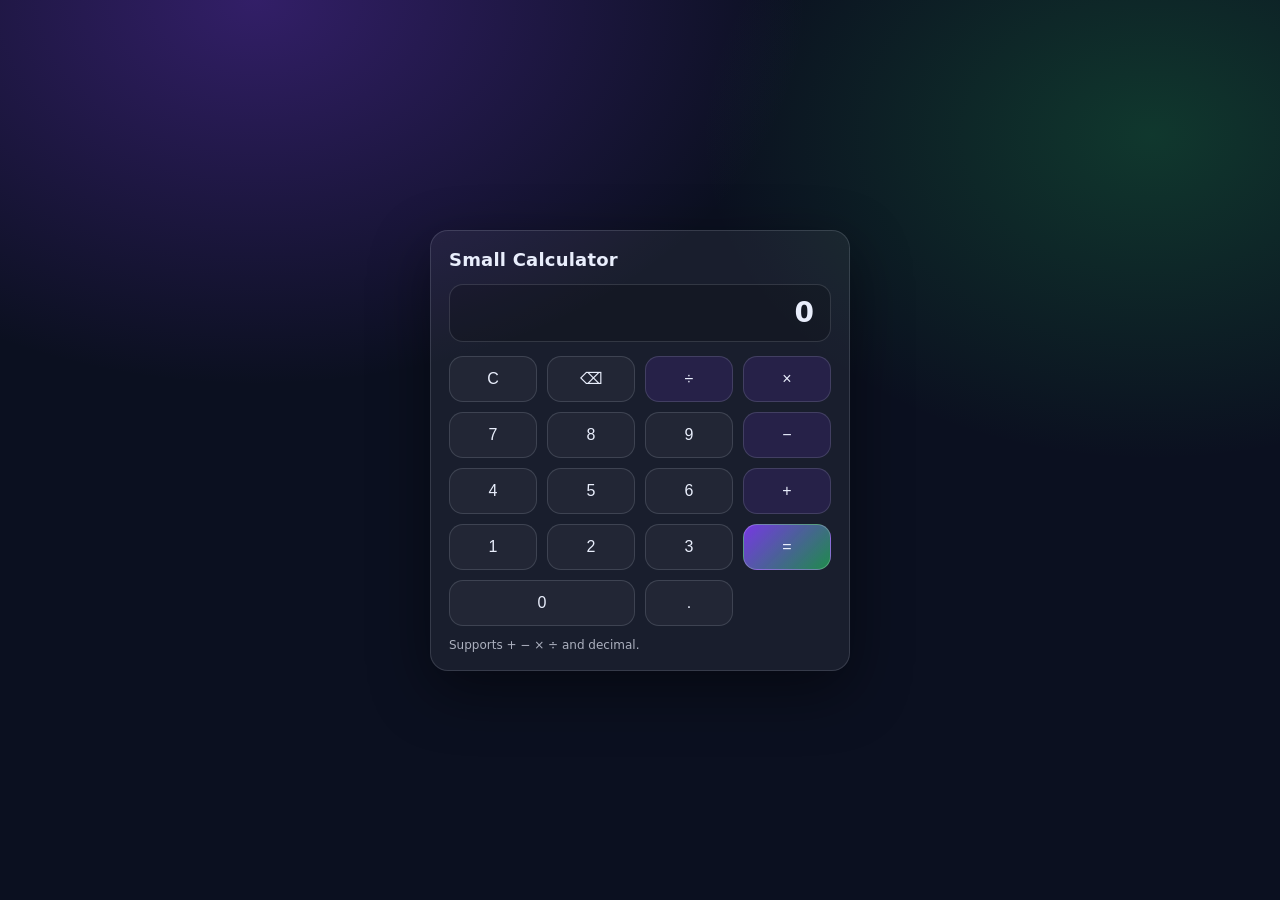
<file: calculator-templates/index.html>
<!doctype html>
<html lang="en">
<head>
  <meta charset="utf-8" />
  <meta name="viewport" content="width=device-width, initial-scale=1" />
  <title>Small Calculator</title>
  <link rel="stylesheet" href="./styles.css" />
</head>
<body>
  <div class="app">
    <h1>Small Calculator</h1>

    <div class="display" role="status" aria-live="polite" id="display">0</div>

    <div class="grid" aria-label="Calculator buttons">
      <button class="btn" data-action="clear">C</button>
      <button class="btn" data-action="back">⌫</button>
      <button class="btn op" data-op="/">÷</button>
      <button class="btn op" data-op="*">×</button>

      <button class="btn" data-digit="7">7</button>
      <button class="btn" data-digit="8">8</button>
      <button class="btn" data-digit="9">9</button>
      <button class="btn op" data-op="-">−</button>

      <button class="btn" data-digit="4">4</button>
      <button class="btn" data-digit="5">5</button>
      <button class="btn" data-digit="6">6</button>
      <button class="btn op" data-op="+">+</button>

      <button class="btn" data-digit="1">1</button>
      <button class="btn" data-digit="2">2</button>
      <button class="btn" data-digit="3">3</button>
      <button class="btn equals" data-action="equals">=</button>

      <button class="btn" data-digit="0" style="grid-column: span 2;">0</button>
      <button class="btn" data-action="decimal">.</button>
    </div>

    <div class="help">Supports + − × ÷ and decimal.</div>
  </div>

  <script src="./app.js"></script>
</body>
</html>
</file>
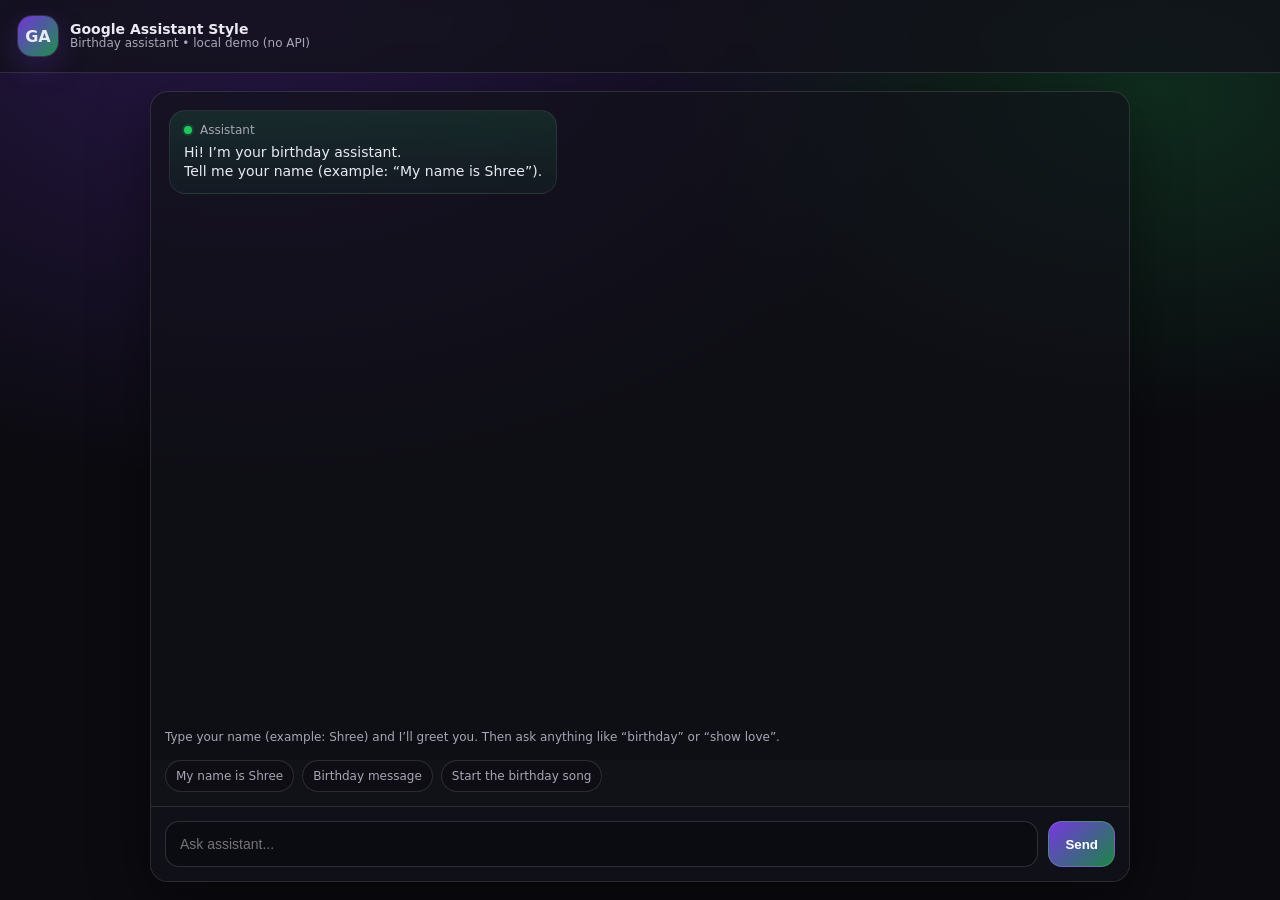
<file: calculator-templates/assistant.html>
<!doctype html>
<html lang="en">
<head>
  <meta charset="utf-8" />
  <meta name="viewport" content="width=device-width, initial-scale=1" />
  <title>Google Assistant Style - Birthday</title>
  <style>
    :root{
      --bg:#0b0b10;
      --panel:#12121a;
      --text:#eaeaf2;
      --muted:#a7a7b5;
      --brand:#7c3aed;
      --brand2:#22c55e;
      --bubble1:#1f1f2a;
      --bubble2:#0f172a;
      --border:rgba(255,255,255,.12);
    }
    *{box-sizing:border-box}
    body{
      margin:0;
      font-family: system-ui, -apple-system, Segoe UI, Roboto, Arial, sans-serif;
      background: radial-gradient(1200px 800px at 20% 0%, rgba(124,58,237,.25), transparent 60%),
                  radial-gradient(900px 600px at 90% 10%, rgba(34,197,94,.18), transparent 55%),
                  var(--bg);
      color:var(--text);
      height:100vh;
      overflow:hidden;
    }

    .wrap{height:100vh; display:flex; flex-direction:column;}

    header{
      padding:16px 18px;
      display:flex;
      align-items:center;
      gap:12px;
      border-bottom:1px solid var(--border);
      background: rgba(18,18,26,.75);
      backdrop-filter: blur(8px);
    }

    .logo{
      width:40px; height:40px; border-radius:14px;
      background: linear-gradient(135deg, rgba(124,58,237,.9), rgba(34,197,94,.7));
      box-shadow: 0 0 0 1px rgba(255,255,255,.12), 0 10px 30px rgba(124,58,237,.25);
      display:flex; align-items:center; justify-content:center;
      font-weight:800;
    }

    header .title{display:flex; flex-direction:column; line-height:1.1}
    header .title b{font-size:14px}
    header .title span{font-size:12px; color:var(--muted)}

    .content{flex:1; display:flex; justify-content:center; padding:18px;}

    .chat{
      width:min(980px, 100%);
      display:flex; flex-direction:column;
      border:1px solid var(--border);
      background: rgba(18,18,26,.65);
      border-radius:18px;
      overflow:hidden;
      box-shadow: 0 18px 60px rgba(0,0,0,.4);
    }

    .messages{
      flex:1;
      padding:18px;
      overflow:auto;
      display:flex;
      flex-direction:column;
      gap:12px;
    }

    .msg{max-width:78%; padding:12px 14px; border-radius:16px; border:1px solid rgba(255,255,255,.08)}
    .msg.user{align-self:flex-end; background: linear-gradient(180deg, rgba(124,58,237,.18), rgba(124,58,237,.08));}
    .msg.bot{align-self:flex-start; background: linear-gradient(180deg, rgba(34,197,94,.14), rgba(34,197,94,.05));}

    .msg .name{font-size:12px; color:var(--muted); margin-bottom:6px; display:flex; gap:8px; align-items:center}
    .dot{
      width:8px; height:8px; border-radius:50%;
      background: var(--brand2);
      box-shadow: 0 0 0 2px rgba(34,197,94,.18);
    }
    .msg .text{font-size:14px; white-space:pre-wrap; line-height:1.35}

    .composer{
      padding:14px;
      border-top:1px solid var(--border);
      display:flex;
      gap:10px;
      background: rgba(18,18,26,.75);
      backdrop-filter: blur(8px);
    }

    input{
      flex:1;
      height:46px;
      border-radius:14px;
      border:1px solid rgba(255,255,255,.14);
      background: rgba(0,0,0,.25);
      color:var(--text);
      padding:0 14px;
      outline:none;
      font-size:14px;
    }
    input:focus{border-color: rgba(124,58,237,.55); box-shadow: 0 0 0 4px rgba(124,58,237,.15)}

    button{
      height:46px;
      padding:0 16px;
      border-radius:14px;
      border:1px solid rgba(255,255,255,.14);
      background: linear-gradient(135deg, rgba(124,58,237,.95), rgba(34,197,94,.65));
      color:white;
      font-weight:700;
      cursor:pointer;
    }
    button:active{transform: translateY(1px)}

    .quick{
      display:flex;
      gap:8px;
      flex-wrap:wrap;
      padding:0 14px 14px;
      border-top:0;
      background: rgba(18,18,26,.75);
    }
    .chip{
      padding:8px 10px;
      border-radius:999px;
      border:1px solid rgba(255,255,255,.12);
      background: rgba(0,0,0,.2);
      color:var(--muted);
      cursor:pointer;
      font-size:12px;
      user-select:none;
    }
    .chip:hover{color:var(--text)}

    .hint{padding:10px 14px 16px; color:var(--muted); font-size:12px}
  </style>
</head>
<body>
  <div class="wrap">
    <header>
      <div class="logo">GA</div>
      <div class="title">
        <b>Google Assistant Style</b>
        <span>Birthday assistant • local demo (no API)</span>
      </div>
    </header>

    <div class="content">
      <div class="chat">
        <div class="messages" id="messages"></div>

        <div class="hint" id="hint">Type your name (example: Shree) and I’ll greet you. Then ask anything like “birthday” or “show love”.</div>

        <div class="quick">
          <div class="chip" data-q="My name is Shree">My name is Shree</div>
          <div class="chip" data-q="Birthday message">Birthday message</div>
          <div class="chip" data-q="Start the birthday song">Start the birthday song</div>
        </div>

        <div class="composer">
          <input id="input" type="text" placeholder="Ask assistant..." autocomplete="off" />
          <button id="send">Send</button>
        </div>
      </div>
    </div>
  </div>

  <script>
    const messagesEl = document.getElementById('messages');
    const inputEl = document.getElementById('input');
    const sendBtn = document.getElementById('send');
    const hintEl = document.getElementById('hint');

    const state = {
      userName: 'Shree',
    };

    function addMessage({who, text}){
      const wrap = document.createElement('div');
      wrap.className = 'msg ' + (who === 'user' ? 'user' : 'bot');

      const name = document.createElement('div');
      name.className = 'name';
      name.innerHTML = who === 'user'
        ? '<span>You</span>'
        : '<span class="dot"></span><span>Assistant</span>';

      const body = document.createElement('div');
      body.className = 'text';
      body.textContent = text;

      wrap.appendChild(name);
      wrap.appendChild(body);
      messagesEl.appendChild(wrap);
      messagesEl.scrollTop = messagesEl.scrollHeight;
    }

    function normalize(s){
      return (s || '').toLowerCase().trim();
    }

    function assistantReply(q){
      const n = normalize(q);

      // Name capture
      // Matches: "my name is shree" / "name is Shree"
      const m = n.match(/\bname\s*(is|=)\s*([a-zA-Z]+)/);
      if (m && m[2]) {
        const name = m[2][0].toUpperCase() + m[2].slice(1);
        state.userName = name;
        return `Nice to meet you, ${name}! 🎉\n\nWant me to show a birthday message?`;
      }

      // Explicit request for greeting
      if (n.includes('hi') || n.includes('hello') || n.includes('hey')) {
        return `Hey ${state.userName}! 😊\nHow can I help you today?`;
      }

      // Birthday content
      if (n.includes('birthday') || n.includes('happy birthday')) {
        return `Happy Birthday, ${state.userName}! 🎂💖\nMay your day be full of smiles, surprises, and love! ✨`;
      }

      if (n.includes('cricket') || n.includes('ball') || n.includes('play shot') || n.includes('six')) {
        return `Cricket mode: ON 🏏🔥\nStrike hard, celebrate loud—BOOM SIX!!! 💥`;
      }

      if (n.includes('love') || n.includes('special') || n.includes('message')) {
        return `For you, ${state.userName}:\n\nYou are not just my favorite player... you are my favorite person ❤️\nEvery moment with you feels magical ✨`;
      }

      if (n.includes('show') && n.includes('birthday')) {
        return `Sure! 🎉\nYou can open your existing birthday page next: index.html`;
      }

      // Default
      return `Got it, ${state.userName}. 😊\nYou can say: “birthday message” or “my name is Shree”.`;
    }

    function send(){
      const q = inputEl.value;
      if (!q.trim()) return;
      addMessage({who:'user', text:q});
      inputEl.value = '';
      hintEl.textContent = 'Assistant is thinking...';

      setTimeout(() => {
        const a = assistantReply(q);
        addMessage({who:'bot', text:a});
        hintEl.textContent = 'Type your name again anytime, then ask for a birthday message.';
      }, 450);
    }

    sendBtn.addEventListener('click', send);
    inputEl.addEventListener('keydown', (e) => {
      if (e.key === 'Enter') send();
    });

    // Initial assistant message
    addMessage({who:'bot', text:`Hi! I’m your birthday assistant.\nTell me your name (example: “My name is Shree”).`});
  </script>
</body>
</html>
</file>
<file: calculator-templates/styles.css>
:root{
  --bg:#0b1020;
  --panel:rgba(255,255,255,.06);
  --text:#e9eefc;
  --muted:rgba(233,238,252,.7);
  --border:rgba(233,238,252,.14);
  --accent:#7c3aed;
  --accent2:#22c55e;
}
*{box-sizing:border-box}
body{
  margin:0;
  min-height:100vh;
  display:flex;
  align-items:center;
  justify-content:center;
  font-family:system-ui,-apple-system,Segoe UI,Roboto,Arial,sans-serif;
  background: radial-gradient(1000px 700px at 20% 0%, rgba(124,58,237,.35), transparent 55%),
              radial-gradient(900px 650px at 90% 15%, rgba(34,197,94,.22), transparent 50%),
              var(--bg);
  color:var(--text);
  padding:18px;
}

.app{
  width:min(420px, 100%);
  background: var(--panel);
  border:1px solid var(--border);
  border-radius:18px;
  padding:18px;
  box-shadow: 0 20px 60px rgba(0,0,0,.45);
}

h1{
  margin:0 0 14px;
  font-size:18px;
  letter-spacing:.2px;
}

.display{
  height:58px;
  border:1px solid var(--border);
  background: rgba(0,0,0,.18);
  border-radius:14px;
  display:flex;
  align-items:center;
  justify-content:flex-end;
  padding:0 16px;
  font-size:28px;
  font-weight:700;
  margin-bottom:14px;
  overflow:hidden;
}

.grid{
  display:grid;
  grid-template-columns:repeat(4, 1fr);
  gap:10px;
}

.btn{
  height:46px;
  border-radius:14px;
  border:1px solid var(--border);
  background: rgba(255,255,255,.04);
  color:var(--text);
  font-size:16px;
  cursor:pointer;
  transition:transform .05s ease, background .15s ease, border-color .15s ease;
}
.btn:hover{border-color: rgba(124,58,237,.45)}
.btn:active{transform: translateY(1px)}

.btn.op{background: rgba(124,58,237,.14)}
.btn.equals{background: linear-gradient(135deg, rgba(124,58,237,.95), rgba(34,197,94,.65)); border-color: rgba(255,255,255,.22)}

.help{
  margin-top:12px;
  color:var(--muted);
  font-size:12px;
}
</file>
